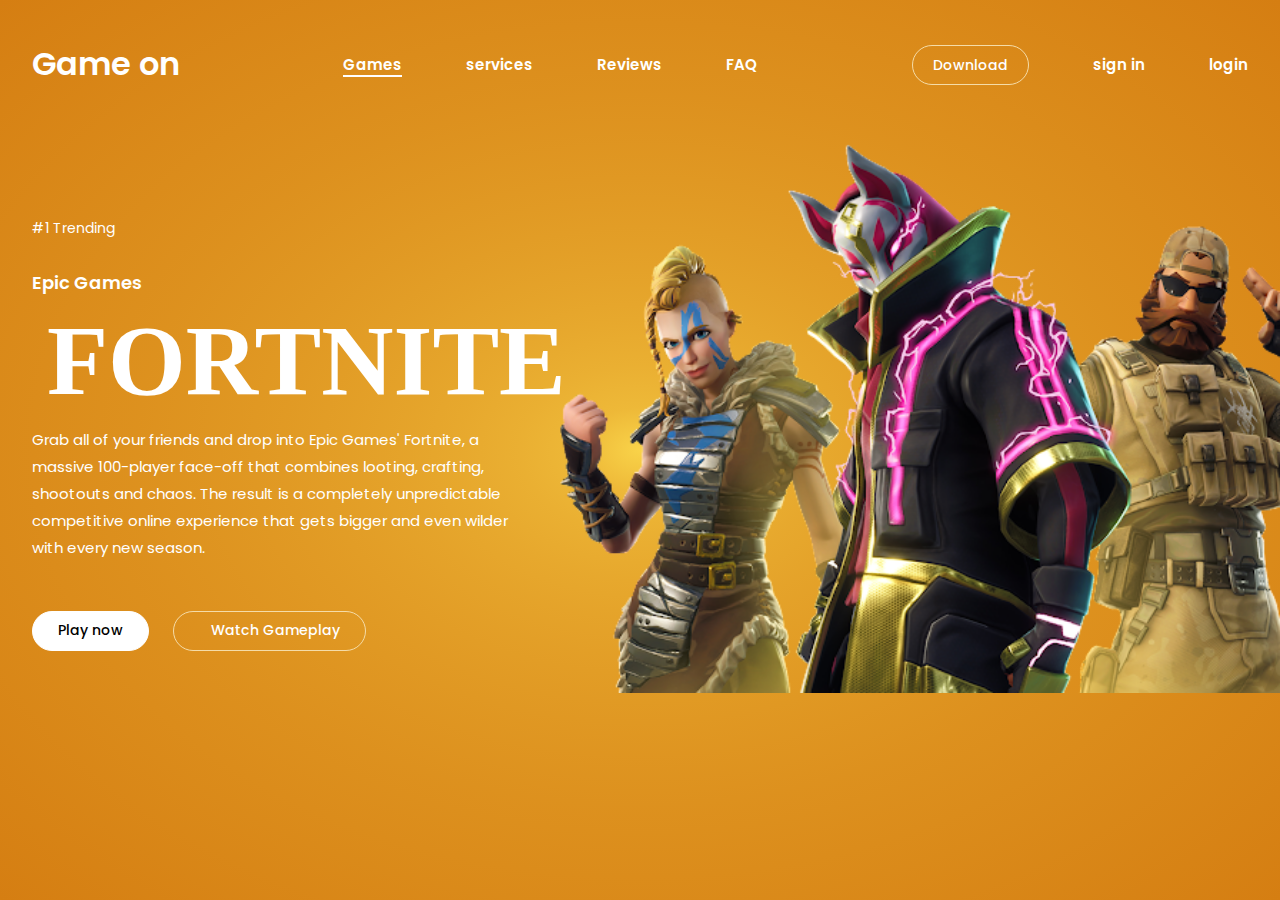
<file: index.html>
<!DOCTYPE html>
<html lang="en">
<head>
    <meta charset="UTF-8">
    <meta name="viewport" content="width=device-width, initial-scale=1.0">
    <link rel="stylesheet" href="home/style.css">
    <link rel="preconnect" href="https://fonts.googleapis.com">
<link rel="preconnect" href="https://fonts.gstatic.com" crossorigin>
<link href="https://fonts.googleapis.com/css2?family=Permanent+Marker&family=Poppins:wght@100;200;300;400;500;600;700;800;900&display=swap" rel="stylesheet">
<link rel="stylesheet" href="https://cdnjs.cloudflare.com/ajax/libs/font-awesome/6.4.0/css/all.min.css" integrity="sha512-iecdLmaskl7CVkqkXNQ/ZH/XLlvWZOJyj7Yy7tcenmpD1ypASozpmT/E0iPtmFIB46ZmdtAc9eNBvH0H/ZpiBw==" crossorigin="anonymous" referrerpolicy="no-referrer" />
    <title>gaiming</title>
</head>
<body>
    <section class="hero">
        <div class="main_width">
<header>
    <div class="logo">
<h2 ><a href="#">Game on</a></h2>
    </div>
    <nav>
<ul>
    <li class="active" ><a href="https://store.epicgames.com/en-US/" target="_blank">Games</a></li>
    <li><a href="https://dev.epicgames.com/en-US/services"> services</a></li>
    <li><a href="https://opencritic.com/game/6228/fortnite-battle-royale">Reviews</a> </li>
    <li><a href="https://store.epicgames.com/en-US/p/fortnite--faq">FAQ</a></li>
    <li class="btn"><a href="https://store.epicgames.com/en-US/p/fortnite" target="_blank">Download</a></li>
    <li><a href="sign in/sign up.html" target="_blank">sign in</a></li>
    <li><a href="login/login.html" target="_blank">login</a> </li>
</ul>

    </nav>
</header>
        <div class="content">
<div class="main_text">
    <h6>#1 Trending</h6>
    <h3>Epic Games</h3>
    <h1>FORTNITE</h1>
    <P>Grab all of your friends and drop into Epic Games' Fortnite, a massive 100-player face-off that combines looting, crafting, shootouts and chaos. The result is a completely unpredictable competitive online experience that gets bigger and even wilder with every new season.</P>
    <a href="https://store.epicgames.com/en-US/p/fortnite" target="_blank">Play now </a>
    <a href="https://youtu.be/sOjPxYFwD6w" class="cta" target="_blank"><i class="fa-solid fa-play"></i> Watch Gameplay</a>
</div>
<div class="social">
    <a href=""> <i class="fa-brands fa-windows"></i></a>
    <a href=""><i class="fa-brands fa-apple"></i></a>
    <a href=""><i class="fa-solid fa-n"></i></a>
    <a href=""><i class="fa-brands fa-android"></i></a>
    <a href=""><i class="fa-brands fa-playstation"></i></a>
    <a href=""><i class="fa-brands fa-xbox"></i></a>
</div>
<div class="image">
    <img src="home/anime.png" alt="">
</div>
        </div>
        </div>
    </section>
</body>
</html>
</file>
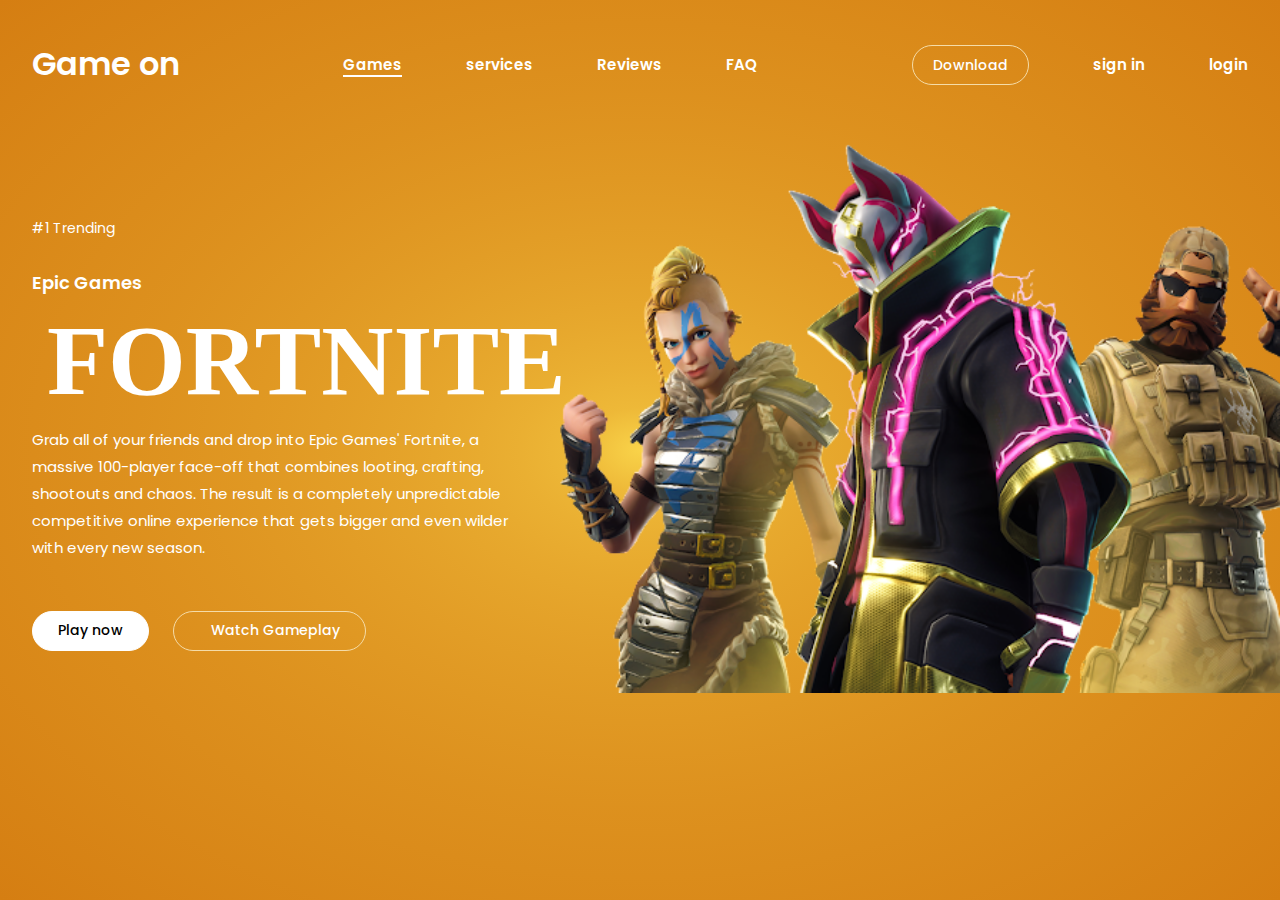
<file: home/index.html>
<!DOCTYPE html>
<html lang="en">
<head>
    <meta charset="UTF-8">
    <meta name="viewport" content="width=device-width, initial-scale=1.0">
    <link rel="stylesheet" href="style.css">
    <link rel="preconnect" href="https://fonts.googleapis.com">
<link rel="preconnect" href="https://fonts.gstatic.com" crossorigin>
<link href="https://fonts.googleapis.com/css2?family=Permanent+Marker&family=Poppins:wght@100;200;300;400;500;600;700;800;900&display=swap" rel="stylesheet">
<link rel="stylesheet" href="https://cdnjs.cloudflare.com/ajax/libs/font-awesome/6.4.0/css/all.min.css" integrity="sha512-iecdLmaskl7CVkqkXNQ/ZH/XLlvWZOJyj7Yy7tcenmpD1ypASozpmT/E0iPtmFIB46ZmdtAc9eNBvH0H/ZpiBw==" crossorigin="anonymous" referrerpolicy="no-referrer" />
    <title>gaiming</title>
</head>
<body>
    <section class="hero">
        <div class="main_width">
<header>
    <div class="logo">
<h2 ><a href="#">Game on</a></h2>
    </div>
    <nav>
<ul>
    <li class="active" ><a href="https://store.epicgames.com/en-US/" target="_blank">Games</a></li>
    <li><a href="https://dev.epicgames.com/en-US/services"> services</a></li>
    <li><a href="https://opencritic.com/game/6228/fortnite-battle-royale">Reviews</a> </li>
    <li><a href="https://store.epicgames.com/en-US/p/fortnite--faq">FAQ</a></li>
    <li class="btn"><a href="https://store.epicgames.com/en-US/p/fortnite" target="_blank">Download</a></li>
    <li><a href="../sign in/sign up.html" target="_blank">sign in</a></li>
    <li><a href="../login/login.html"" target="_blank">login</a> </li>
</ul>

    </nav>
</header>
        <div class="content">
<div class="main_text">
    <h6>#1 Trending</h6>
    <h3>Epic Games</h3>
    <h1>FORTNITE</h1>
    <P>Grab all of your friends and drop into Epic Games' Fortnite, a massive 100-player face-off that combines looting, crafting, shootouts and chaos. The result is a completely unpredictable competitive online experience that gets bigger and even wilder with every new season.</P>
    <a href="https://store.epicgames.com/en-US/p/fortnite" target="_blank">Play now </a>
    <a href="https://youtu.be/sOjPxYFwD6w" class="cta" target="_blank"><i class="fa-solid fa-play"></i> Watch Gameplay</a>
</div>
<div class="social">
    <a href=""> <i class="fa-brands fa-windows"></i></a>
    <a href=""><i class="fa-brands fa-apple"></i></a>
    <a href=""><i class="fa-solid fa-n"></i></a>
    <a href=""><i class="fa-brands fa-android"></i></a>
    <a href=""><i class="fa-brands fa-playstation"></i></a>
    <a href=""><i class="fa-brands fa-xbox"></i></a>
</div>
<div class="image">
    <img src="anime.png" alt="">
</div>
        </div>
        </div>
    </section>
</body>
</html>
</file>
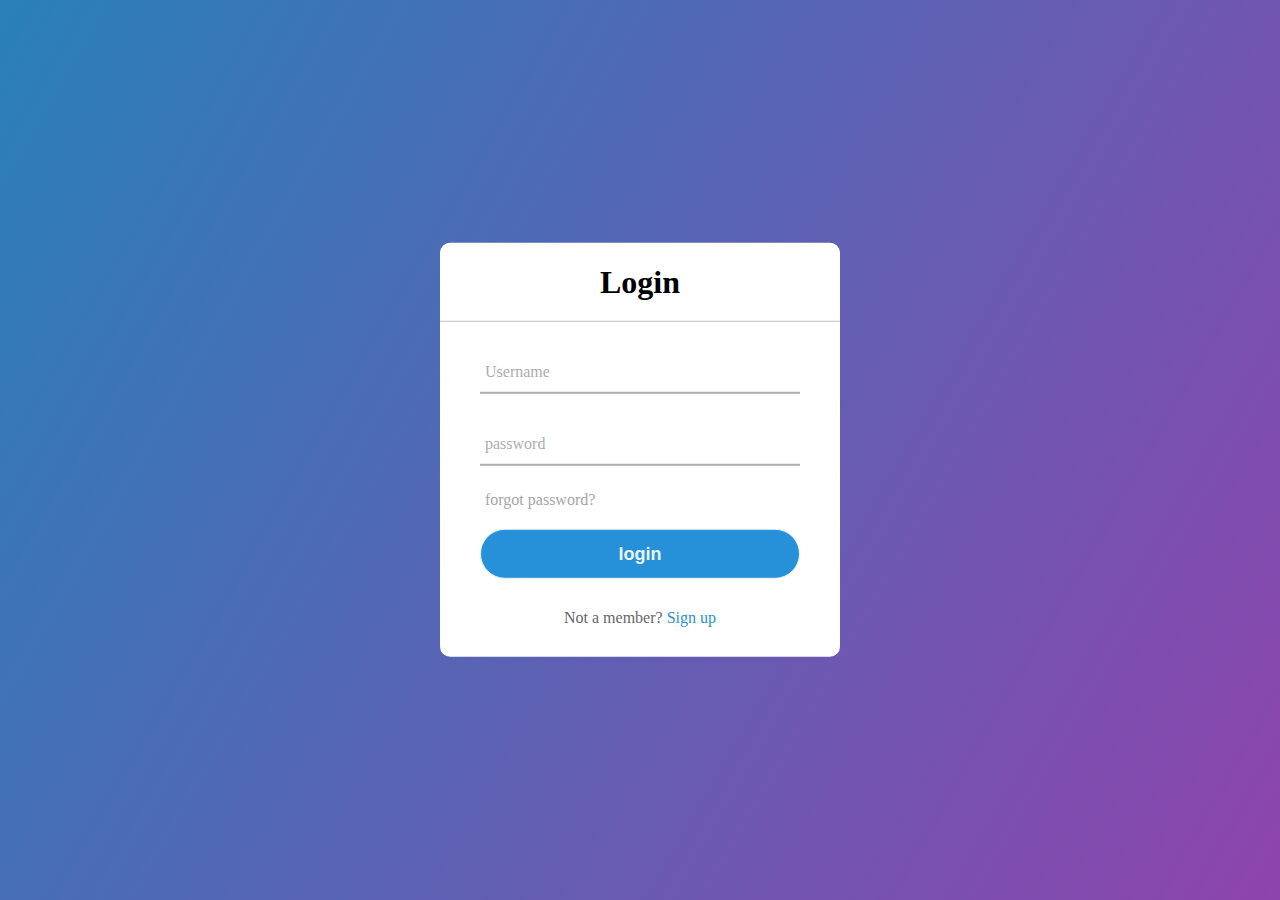
<file: login/login.html>
<!DOCTYPE html>
<html lang="en">
<head>
    <meta charset="UTF-8">
    <meta name="viewport" content="width=device-width, initial-scale=1.0">
    <link rel="stylesheet" href="style.css">
    <title>login site</title>
</head>
<body>
    <div class="center">
        <h1>Login</h1>
        <form method="post">
            <div class="txt_field">
                <input type="text" required>
                <span></span>
                <label >Username</label>
            </div>
            <div class="txt_field">
                <input type="password" required>
                <span></span>
                <label >password</label>
            </div>
            <div class="pass">forgot password?</div>
            <input type="submit" value="login">
            <div class="signup_link">Not a member? <a href="../sign in/sign up.html"> Sign up</a></div>
        </form>
    </div>
</body>
</html>
</file>
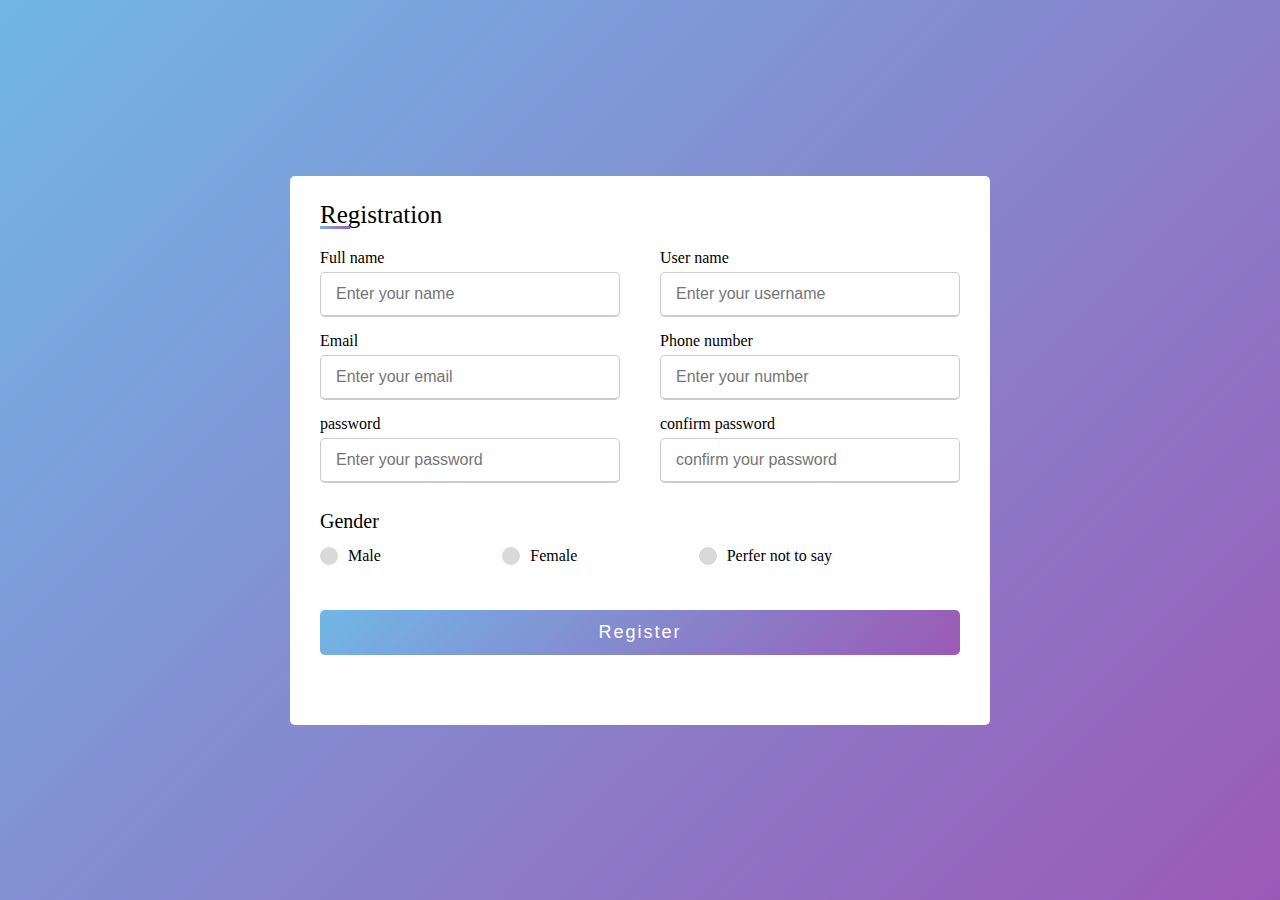
<file: sign in/sign up.html>
<!DOCTYPE html>
<html lang="en">
<head>
    <meta charset="UTF-8">
    <meta name="viewport" content="width=device-width, initial-scale=1.0">
    <link rel="stylesheet" href="style.css">
    <title>sign in site </title>
</head>
<body>
    <div class="container">

            <div class="title">Registration</div>
                                            <form action="#">
 <div class="user_details">
 <div class="input_box">
 <span class="details">Full name</span>
<input type="text" placeholder="Enter your name " required>
</div>
<div class="input_box">
    <span class="details">User name</span>
    <input type="text" placeholder="Enter your username " required>                                                
 </div>
  <div class="input_box">
  <span class="details">Email</span>
<input type="text" placeholder="Enter your email " required>
  </div>
 <div class="input_box">
 <span class="details">Phone number</span>
 <input type="text" placeholder="Enter your number " required>                                                                                         
 </div>
 <div class="input_box">
    <span class="details">password</span>
    <input type="text" placeholder="Enter your password " required>
            </div>
 <div class="input_box">
<span class="details">confirm password</span>
<input type="text" placeholder="confirm your password " required>

 </div>
  </div>

<div class="gender_details">
    <input type="radio" name="gender" id="dot-1">
    <input type="radio" name="gender" id="dot-2">
    <input type="radio" name="gender" id="dot-3">

<span class="gender_title">Gender</span>
<div class="category">
    <label for="dot-1">
        <span class="dot one"></span>
        <span class="gender">Male</span>
    </label>
    <label for="dot-2">
        <span class="dot two"></span>
        <span class="gender">Female</span>
    </label>
    <label for="dot-3">
        <span class="dot three"></span>
        <span class="gender">Perfer not to say</span>
    </label>
</div>
</div>
<div class="button">
<input type="submit"  value="Register">

</div>
  </form>
    </div>
</body>
</html>
</file>
<file: home/style.css>
*{
    padding: 0;
    margin: 0;
    box-sizing: border-box;
    font-family: 'Poppins', sans-ser
}
body{
    overflow-x: hidden;
}
.main_width{
    width: 1400px;
    max-width: 95%;
    margin: 0  auto;
}
.hero{
    height: 100%;
    width: 100%;
    min-height: 100vh;
    background: radial-gradient(#f9d349, 20%, #d57e12);
    position: relative;
}
.hero header .logo h2 a{
    display: block;
    font-size: 32px;
    font-weight: 600;
    text-decoration: none;
    color: white;}

.hero header{
    display: flex;
    align-items: center;
justify-content: space-between;
padding: 40px 0 30px;
}
nav ul li{
    list-style: none;
    display: inline-block;
}
nav ul li a{
    text-decoration: none;
    color: white;
    margin-left: 60px;
    font-size: 15px;
font-weight: 600;
border-bottom: 2px solid transparent;
transition: 2s;
}
nav ul li:not(:last-child) a:hover,
nav ul li:not(:last-child) a:focus{
    border-bottom: 2px solid white;
}

nav ul li.active a{
border-bottom: 2px solid white;
}

nav ul li.btn a{
background: transparent;
color: white;
border: 1px solid #f5dca8;
padding: 9px 20px;
border-radius: 30px;
line-height: 1,4;
font-size: 14px;
font-weight: 500;
margin-left: 150px;
}
nav ul li.btn:hover a{
    border: 1px solid white;
    color: black;
    background: white;
    transition: 2s;
}
.content{
    padding-bottom : 200px;
}
.content .main_text{
    position: relative;
    z-index: 2;
    margin-top: 100px;
}
.content .main_text h6{
font-size: 14px;
font-weight: 400;
color: white;
margin-bottom: 30px;
}
.content .main_text h1{
    font-size: 100px;
    line-height: 1;
    color: white;
    font-family: 'Permanent Marker', cursive;
    padding: 15px;
}
.content .main_text h3{
    font-size: 18px;
    font-weight: 600;
    color: white;
}
.content .main_text p{
    max-width: 100%;
    width: 480px;
    color: white;
    line-height: 1.8;
    font-size: 15px;
    margin-bottom: 50px;
}
.content .main_text a{
    display: inline-block;
    text-decoration: none;
    color: black;
    background: white;
    border: 1px solid white;
    padding: 9px 25px;
    line-height: 1.4;
    border-radius: 30px;
    font-size: 14px;
    font-weight: 500;

}
.content .main_text a:hover{
    transform: scale(1.2);
    border: 1px solid #f5dca8;
    background: transparent;
    color: white;
    transition: .4s;
}
.content .main_text a.cta{
    border: 1px solid #f5dca8;
    color: white;
    background: transparent;
    margin-left: 20px;
}
.content .main_text a.cta i{
    margin-right: 12px;
}
.content .main_text a.cta:hover{
    color:  black;
    background: white;
    border: 1px solid white ;
    transition: .4s;
}
.content .social{
    position: relative;
    z-index: 2;
}
.content .social a{
    display: inline-block;
    color: #f5dcac;
    margin-right: 25px;
    font-size: 24px;
    padding-top: 30px;
    padding-right: 30px;
}
.content .social a:hover{
    transform: scale(1.2);
    transition: .4s;
    color: white;
}
.image{
    position: absolute;
    width: 100%;
    bottom:0 ;
    height: 85%;
    right: 0;
    text-align: right;
}
.image img{
    height: 73%;
    
}
</file>
<file: login/style.css>
body{
    margin: 0;
    padding: 0;
    font-family: montserrat;
    background:linear-gradient(120deg, #2980b9, #8e44ad);
    height: 100vh;
    overflow: hidden;
} 
.center{
    position: absolute;
    top: 50%;
    left: 50%;
    transform: translate(-50%, -50%);
    width: 400px;
    background: white;
    border-radius: 10px;

}
.center h1{
    text-align: center;
    padding: 0 0 20px 0;
    border-bottom: 1px solid silver;
}
.center form{
    padding: 0 40px;
    box-sizing: border-box;
}
form .txt_field{

    position: relative;
    border-bottom: 2px solid #adadad;
    margin: 30px 0;
}
.txt_field input{

    width: 100%;
    padding: 0 5px;
    height: 40px;
    font-size: 16px;
    border: none;
    background: none;
    outline: none;
}
.txt_field label{
    position: absolute;
    top: 50%;
    left: 5px;
    color: #adadad;
    transform: translateY(-50%);
    font-size: 16PX;
    pointer-events: none;
transition: .5s;
}
.txt_field span::before{
    content: "";
    position: absolute;
    top: 40px;
    left: 0;
    width: 0%;
    height: 2px;
    background: #2691d9;
    transition: .5s;
}
.txt_field input:focus ~ label,
.txt_field input:valid ~ label{
    top: -5px;
    color: #2691d9;

}
.txt_field input:focus ~ span::before,
.txt_field input:valid ~ span::before{

width: 100%;
}
.pass{
margin: -5px 0 20px 5px;
color: #a6a6a6;
cursor: pointer;
}
.pass:hover{
    text-decoration: underline;
}
input[type="submit"]{
    width: 100%;
    height: 50px;
    border: 1px solid;
    background: #2691d9;
    border-radius: 25px;
    font-size: 18px;
    color: #e9f4fb;
    font-weight: 700;
    cursor: pointer;
    outline: none;
}
input[type="submit"]:hover{
    border-color: #2691d9;
    transition: .5s;
}
.signup_link{
    margin: 30px 0;
    text-align: center;
    font-size: 16px;
    color: #666666;
}
.signup_link a{
    color: #2691d9;
    text-decoration: none;
}
.signup_link a:hover{
    text-decoration: underline;
}
</file>
<file: sign in/style.css>
*{
margin: 0;
padding: 0;
box-sizing:  border-box;
}
body{
display: flex;
height: 100vh;
justify-content: center;
align-items: center;
padding: 10px;
background: linear-gradient(135deg, #71b7e6, #9b59b6);
}
.container{
    max-width: 700px;
    width: 100%;
    background: #fff;
    padding: 25px 30px;
    border-radius: 5px;
}
.container .title{
font-size: 25px;
font-weight: 500;
position: relative;
}

.container .title::before{
content: "";
position: absolute;
left: 0;
bottom: 0;
height: 3px;
width: 30px;
background: linear-gradient(135deg, #71b7e6, #9b59b6);

}
.container form .user_details{
display: flex;
flex-wrap: wrap;
justify-content: space-between;
margin: 20px 0 12px 0;

}
form .user_details .input_box{
    margin-bottom: 15px;
    width: calc(100% / 2 - 20px);

}

.user_details .input_box input{

height: 45px;
width: 100%;
outline: none;
border-radius: 5px;
border: 1px solid #ccc;
padding-left: 15px;
font-size: 16px;
border-bottom-width: 2px ;
transition: all 0.3s ease;
}
.user_details .input_box .details{
 display: block;
font-weight: 500;
margin-bottom: 5px;
}
.user_details .input_box input:focus,
.user_details .input_box input:valid{
border-color:#9b59b6;
}
 
form .gender_details .gender_title{

    font-size: 20px;
    font-weight: 500;

}
form .gender_details .category{
 width: 80%;
 margin: 14px 0;
display: flex;
justify-content: space-between;
}
.gender_details .category label{
 align-items: center ;
display: flex;
}
.gender_details .category .dot{
height: 18px;
width: 18px;
background: #d9d9d9;
border-radius: 50%;
margin-right: 10px;
border: 5px solid transparent;
transition: all 0.3 ease;
}
#dot-1:checked ~  .category label .one,
#dot-2:checked ~  .category label .two,
#dot-3:checked ~  .category label .three{
border-color: #d9d9d9;
background: #9b59b6;
}
form input[type="radio"]{
    display: none;
}

form .button{
   height: 45px;
   margin: 45px 0;
}
form .button input{
    height: 100%;
    width: 100%;
    outline: none;
    color: #fff;
    border: none;
    border-radius: 5px;
font-size: 18px;
font-weight: 500;
letter-spacing: 2px;
    background: linear-gradient(135deg, #71b7e6, #9b59b6);
}
form .button input:hover{
    background: linear-gradient(-135deg, #71b7e6, #9b59b6);
}
@media (max-width: 584px) {

    .container{
        max-width: 100%;}
        form .user_details .input_box{
            margin-bottom: 15px;
            width: 100%;
        }
        form .gender_details .category{
            width: 100%;
           }
           .container form .user_details{
            max-height: 300px;
            overflow-y: scroll;}
           .user_details::-webkit-scrollbar{
            width: 0;
           }
}
</file>
